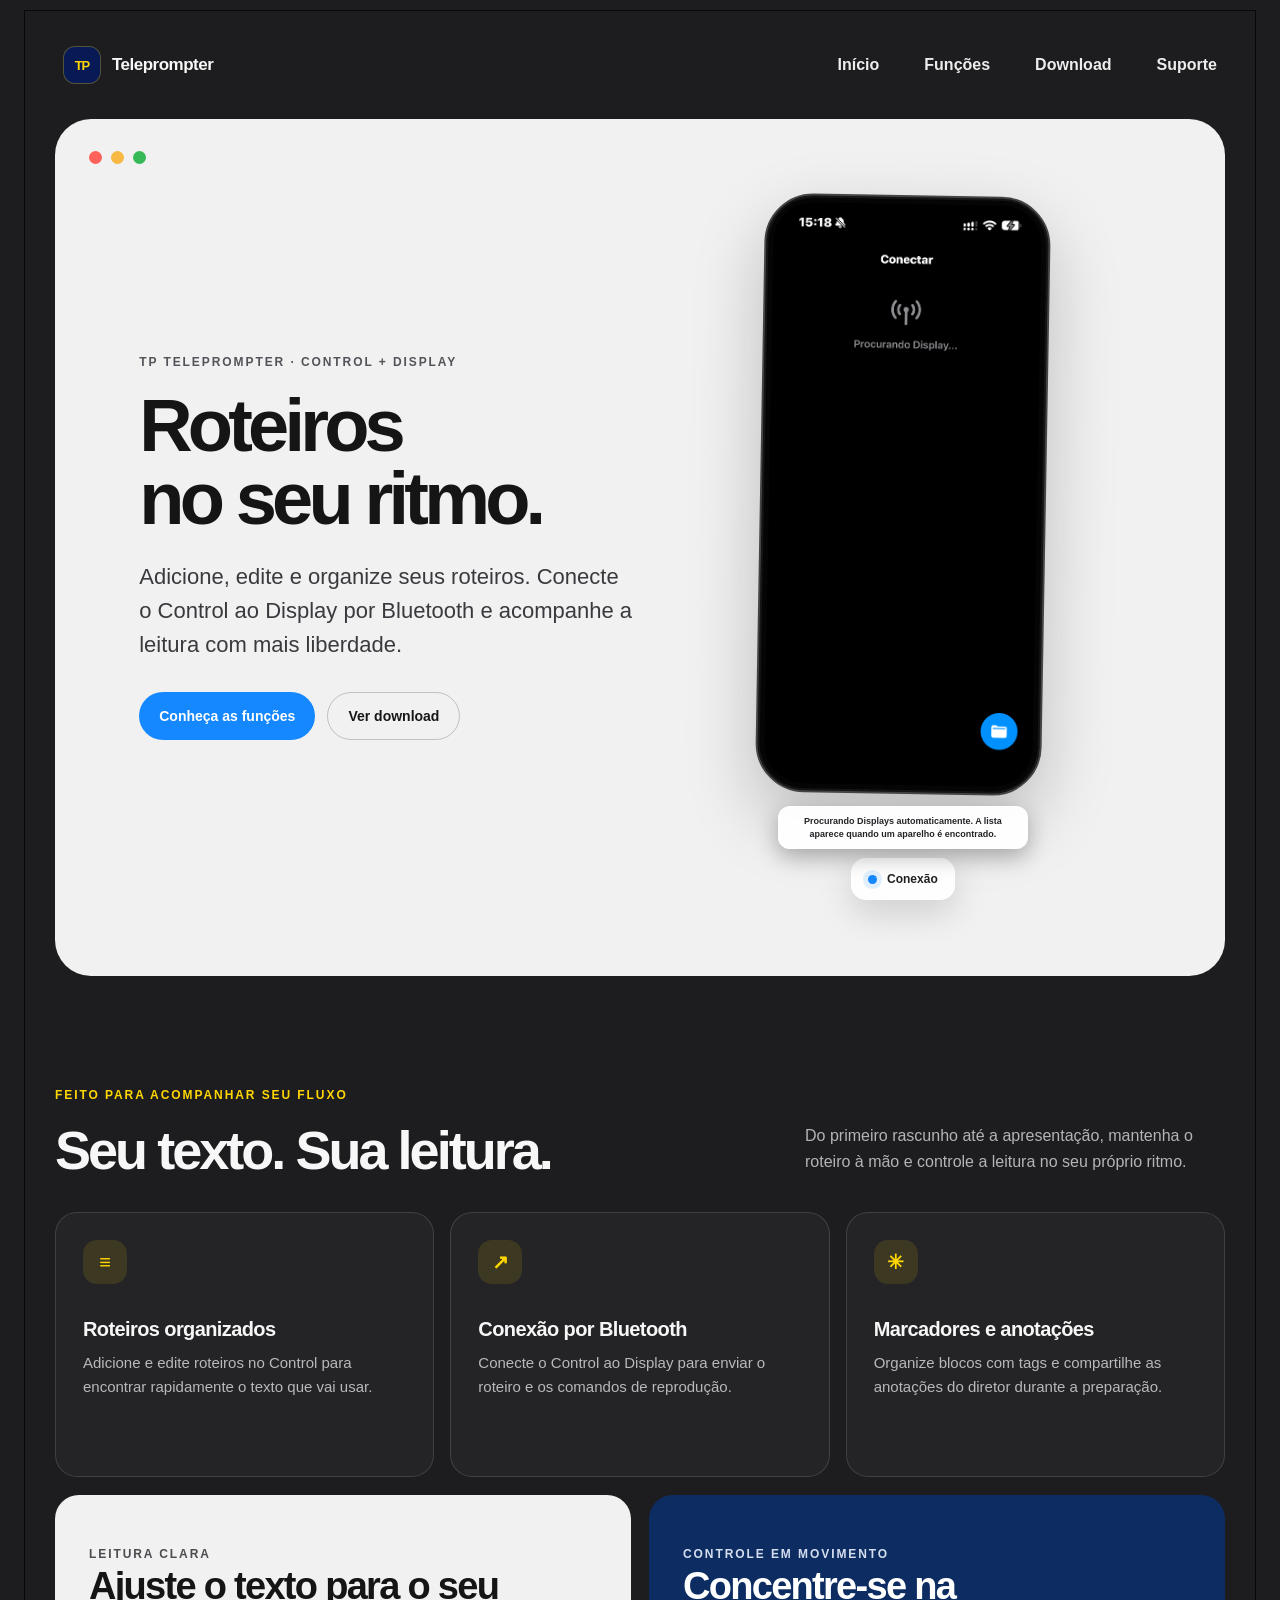
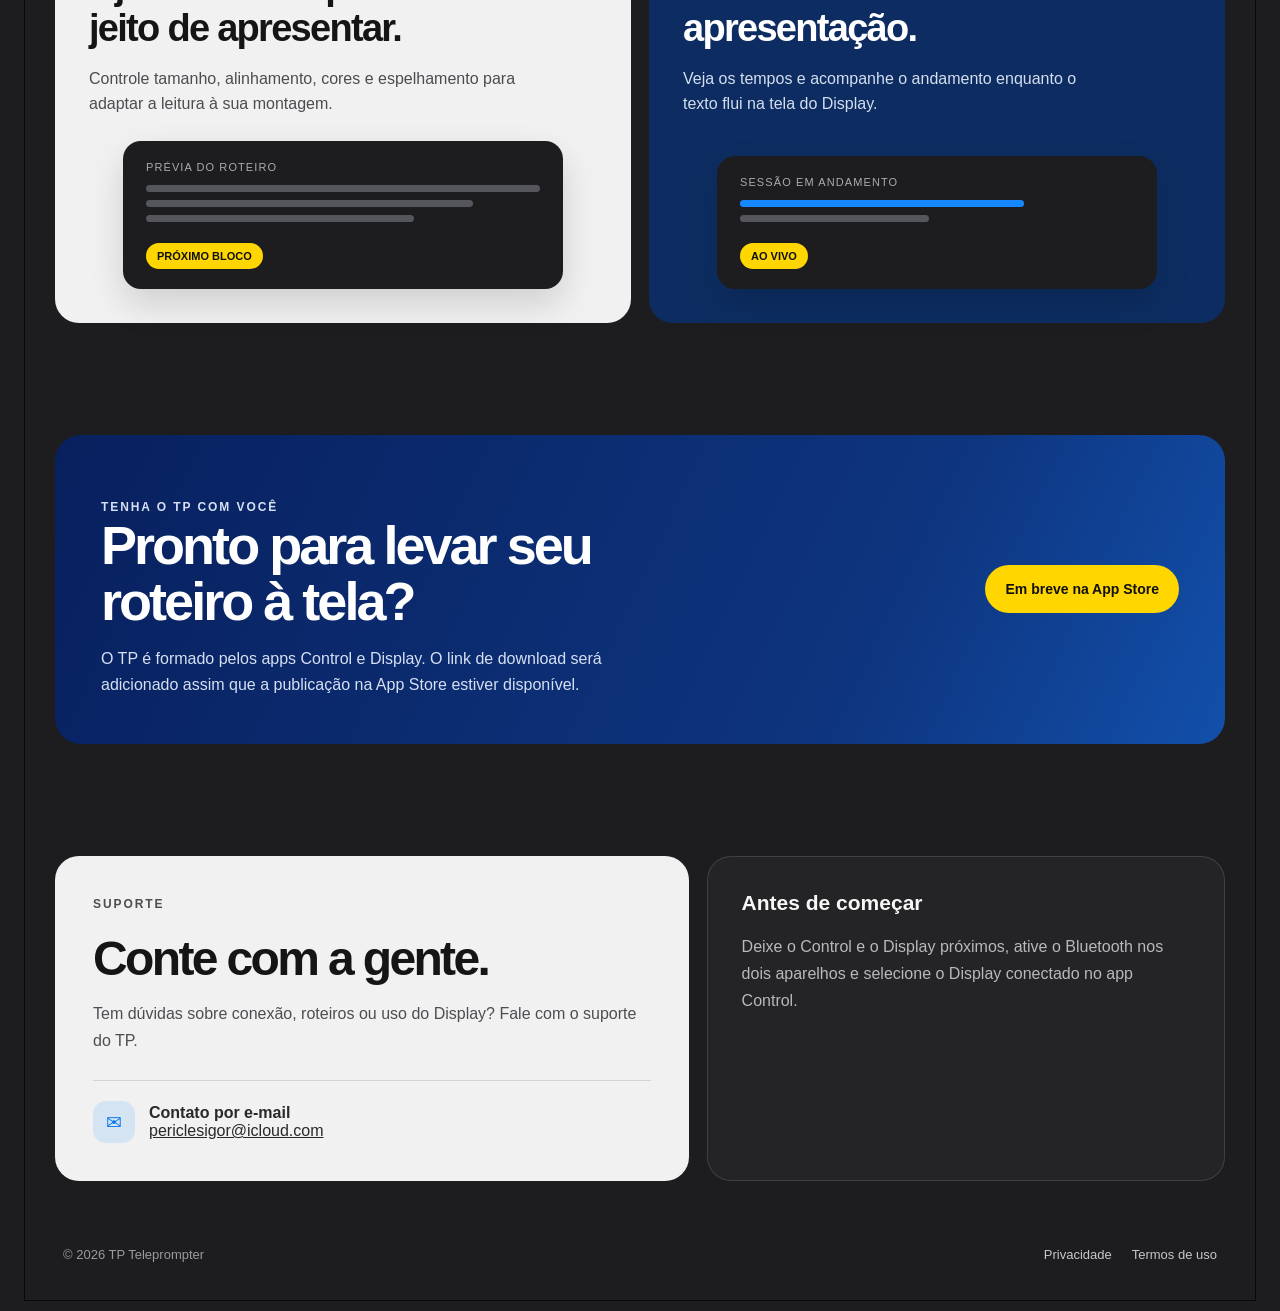
<file: index.html>
<!doctype html>
<html lang="pt-BR">
<head>
  <meta charset="utf-8">
  <meta name="viewport" content="width=device-width, initial-scale=1">
  <meta name="theme-color" content="#1d1d1f">
  <meta name="description" content="Organize seus roteiros e conecte o Control ao Display para uma leitura mais fluida com o TP Teleprompter.">
  <title>TP Teleprompter — Roteiros no seu ritmo</title>
  <link rel="stylesheet" href="styles.css">
</head>
<body>
  <div class="site-shell">
    <header class="site-header">
      <a class="brand" href="#inicio" aria-label="TP Teleprompter — início"><span class="brand-mark">TP</span><span>Teleprompter</span></a>
      <button class="menu-toggle" type="button" aria-expanded="false" aria-controls="site-nav">Menu</button>
      <nav class="site-nav" id="site-nav" aria-label="Navegação principal">
        <a href="#inicio">Início</a><a href="#funcoes">Funções</a><a href="#download">Download</a><a href="#suporte">Suporte</a>
      </nav>
    </header>

    <main>
      <section class="hero" id="inicio" aria-labelledby="hero-title">
        <div class="window-dots" aria-hidden="true"><i></i><i></i><i></i></div>
        <div class="hero-copy">
          <p class="eyebrow">TP Teleprompter · Control + Display</p>
          <h1 id="hero-title">Roteiros<br>no seu ritmo.</h1>
          <p>Adicione, edite e organize seus roteiros. Conecte o Control ao Display por Bluetooth e acompanhe a leitura com mais liberdade.</p>
          <div class="hero-actions"><a class="button button-primary" href="#funcoes">Conheça as funções</a><a class="button button-secondary" href="#download">Ver download</a></div>
        </div>
        <div class="phone-wrap" aria-label="Demonstração interativa do TP Control">
          <div class="phone" aria-label="Demonstração do aplicativo com telas reais">
            <div class="phone-screen">
              <img id="demo-image" class="app-screen-image" src="assets/tela-app-1.png" alt="Tela real do app: procurando um Display para conectar">
              <div id="demo-redactions" class="demo-redactions" aria-label="Controles interativos da demonstração"></div>
              <div id="demo-hotspots" class="demo-hotspots"></div>
            </div>
          </div>
          <div class="demo-hint" id="demo-hint">Toque no botão azul de pastas para começar</div>
          <div class="float-tag" id="demo-caption"><b aria-hidden="true"></b><span>Demonstração interativa</span></div>
        </div>
      </section>

      <section class="section" id="funcoes" aria-labelledby="features-title">
        <div class="section-heading">
          <div><p class="eyebrow">Feito para acompanhar seu fluxo</p><h2 id="features-title">Seu texto. Sua leitura.</h2></div>
          <p>Do primeiro rascunho até a apresentação, mantenha o roteiro à mão e controle a leitura no seu próprio ritmo.</p>
        </div>
        <div class="feature-grid">
          <article class="feature-card"><div class="feature-icon" aria-hidden="true">≡</div><h3>Roteiros organizados</h3><p>Adicione e edite roteiros no Control para encontrar rapidamente o texto que vai usar.</p></article>
          <article class="feature-card"><div class="feature-icon" aria-hidden="true">↗</div><h3>Conexão por Bluetooth</h3><p>Conecte o Control ao Display para enviar o roteiro e os comandos de reprodução.</p></article>
          <article class="feature-card"><div class="feature-icon" aria-hidden="true">✳</div><h3>Marcadores e anotações</h3><p>Organize blocos com tags e compartilhe as anotações do diretor durante a preparação.</p></article>
        </div>
        <div class="showcase">
          <article class="showcase-card"><div><p class="eyebrow">Leitura clara</p><h3>Ajuste o texto para o seu jeito de apresentar.</h3><p>Controle tamanho, alinhamento, cores e espelhamento para adaptar a leitura à sua montagem.</p></div><div class="mini-script" aria-hidden="true"><div class="mini-title">Prévia do roteiro</div><div class="mini-line"></div><div class="mini-line"></div><div class="mini-line"></div><span class="mini-marker">PRÓXIMO BLOCO</span></div></article>
          <article class="showcase-card blue"><div><p class="eyebrow">Controle em movimento</p><h3>Concentre-se na apresentação.</h3><p>Veja os tempos e acompanhe o andamento enquanto o texto flui na tela do Display.</p></div><div class="mini-script" aria-hidden="true"><div class="mini-title">Sessão em andamento</div><div class="mini-line" style="width:72%;background:#1688ff"></div><div class="mini-line" style="width:48%"></div><span class="mini-marker">AO VIVO</span></div></article>
        </div>
      </section>

      <section class="section" id="download" aria-labelledby="download-title">
        <div class="download-panel">
          <div><p class="eyebrow">Tenha o TP com você</p><h2 id="download-title">Pronto para levar seu roteiro à tela?</h2><p>O TP é formado pelos apps Control e Display. O link de download será adicionado assim que a publicação na App Store estiver disponível.</p></div>
          <span class="button" aria-disabled="true">Em breve na App Store</span>
        </div>
      </section>

      <section class="section" id="suporte" aria-labelledby="support-title">
        <div class="support-grid">
          <div class="support-main"><p class="eyebrow">Suporte</p><h2 id="support-title">Conte com a gente.</h2><p>Tem dúvidas sobre conexão, roteiros ou uso do Display? Fale com o suporte do TP.</p><div class="support-contact"><span class="contact-icon" aria-hidden="true">✉</span><span><strong>Contato por e-mail</strong><br><a href="mailto:periclesigor@icloud.com">periclesigor@icloud.com</a></span></div></div>
          <aside class="support-aside"><h3>Antes de começar</h3><p>Deixe o Control e o Display próximos, ative o Bluetooth nos dois aparelhos e selecione o Display conectado no app Control.</p></aside>
        </div>
      </section>
    </main>

    <footer class="site-footer"><span>© <span id="year"></span> TP Teleprompter</span><nav class="footer-links" aria-label="Links legais"><a href="privacidade.html">Privacidade</a><a href="termos.html">Termos de uso</a></nav></footer>
  </div>
  <script src="script.js"></script><script>document.getElementById('year').textContent = new Date().getFullYear();</script>
</body>
</html>
</file>
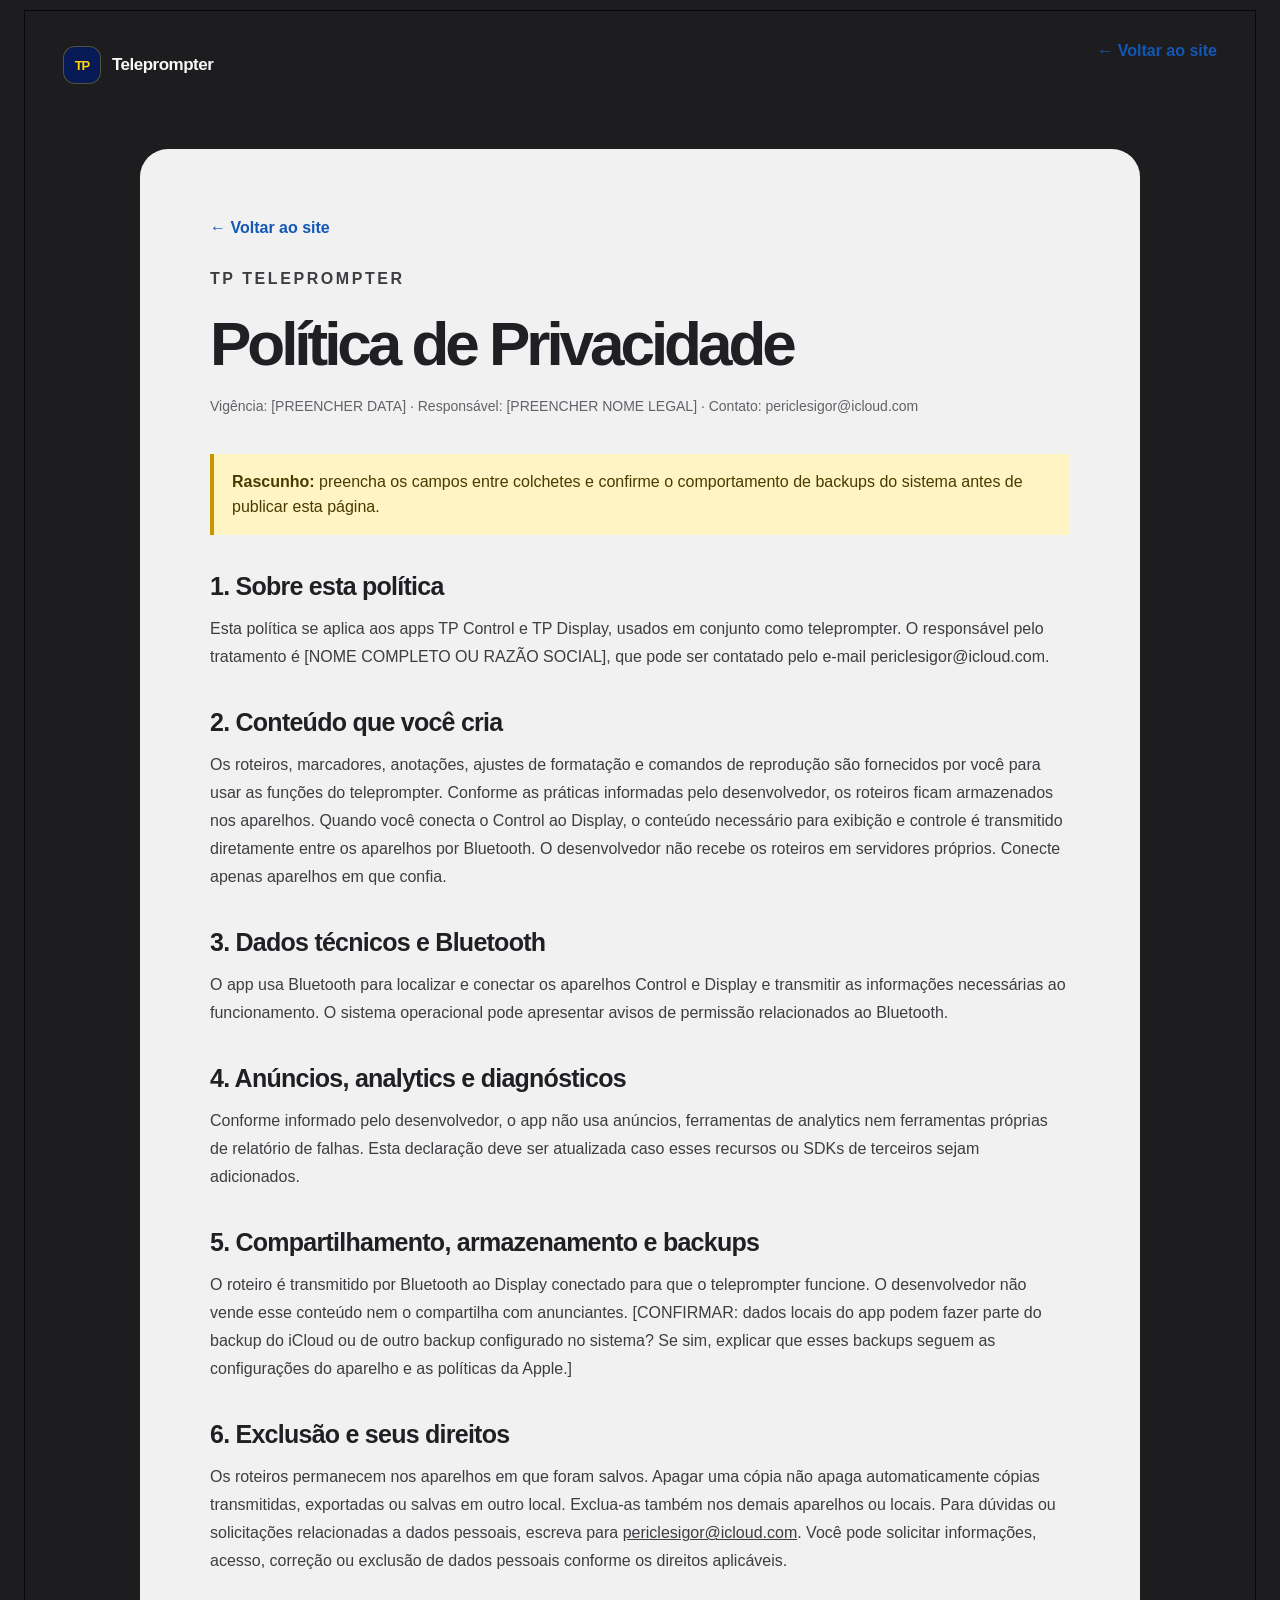
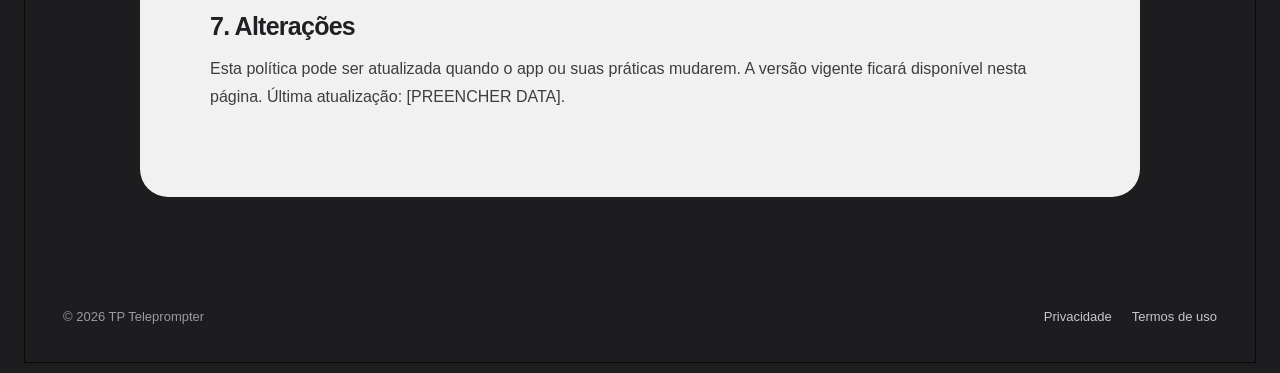
<file: privacidade.html>
<!doctype html>
<html lang="pt-BR"><head><meta charset="utf-8"><meta name="viewport" content="width=device-width, initial-scale=1"><meta name="theme-color" content="#1d1d1f"><title>Política de Privacidade — TP Teleprompter</title><link rel="stylesheet" href="styles.css"></head>
<body><div class="site-shell"><header class="site-header"><a class="brand" href="index.html"><span class="brand-mark">TP</span><span>Teleprompter</span></a><a class="back-link" href="index.html">← Voltar ao site</a></header>
<main class="legal-page"><a class="back-link" href="index.html">← Voltar ao site</a><p class="eyebrow">TP Teleprompter</p><h1>Política de Privacidade</h1><p class="legal-meta">Vigência: [PREENCHER DATA] · Responsável: [PREENCHER NOME LEGAL] · Contato: periclesigor@icloud.com</p><div class="draft-note"><strong>Rascunho:</strong> preencha os campos entre colchetes e confirme o comportamento de backups do sistema antes de publicar esta página.</div>
<h2>1. Sobre esta política</h2><p>Esta política se aplica aos apps TP Control e TP Display, usados em conjunto como teleprompter. O responsável pelo tratamento é [NOME COMPLETO OU RAZÃO SOCIAL], que pode ser contatado pelo e-mail periclesigor@icloud.com.</p>
<h2>2. Conteúdo que você cria</h2><p>Os roteiros, marcadores, anotações, ajustes de formatação e comandos de reprodução são fornecidos por você para usar as funções do teleprompter. Conforme as práticas informadas pelo desenvolvedor, os roteiros ficam armazenados nos aparelhos. Quando você conecta o Control ao Display, o conteúdo necessário para exibição e controle é transmitido diretamente entre os aparelhos por Bluetooth. O desenvolvedor não recebe os roteiros em servidores próprios. Conecte apenas aparelhos em que confia.</p>
<h2>3. Dados técnicos e Bluetooth</h2><p>O app usa Bluetooth para localizar e conectar os aparelhos Control e Display e transmitir as informações necessárias ao funcionamento. O sistema operacional pode apresentar avisos de permissão relacionados ao Bluetooth.</p>
<h2>4. Anúncios, analytics e diagnósticos</h2><p>Conforme informado pelo desenvolvedor, o app não usa anúncios, ferramentas de analytics nem ferramentas próprias de relatório de falhas. Esta declaração deve ser atualizada caso esses recursos ou SDKs de terceiros sejam adicionados.</p>
<h2>5. Compartilhamento, armazenamento e backups</h2><p>O roteiro é transmitido por Bluetooth ao Display conectado para que o teleprompter funcione. O desenvolvedor não vende esse conteúdo nem o compartilha com anunciantes. [CONFIRMAR: dados locais do app podem fazer parte do backup do iCloud ou de outro backup configurado no sistema? Se sim, explicar que esses backups seguem as configurações do aparelho e as políticas da Apple.]</p>
<h2>6. Exclusão e seus direitos</h2><p>Os roteiros permanecem nos aparelhos em que foram salvos. Apagar uma cópia não apaga automaticamente cópias transmitidas, exportadas ou salvas em outro local. Exclua-as também nos demais aparelhos ou locais. Para dúvidas ou solicitações relacionadas a dados pessoais, escreva para <a href="mailto:periclesigor@icloud.com">periclesigor@icloud.com</a>. Você pode solicitar informações, acesso, correção ou exclusão de dados pessoais conforme os direitos aplicáveis.</p>
<h2>7. Alterações</h2><p>Esta política pode ser atualizada quando o app ou suas práticas mudarem. A versão vigente ficará disponível nesta página. Última atualização: [PREENCHER DATA].</p></main><footer class="site-footer"><span>© <span id="year"></span> TP Teleprompter</span><nav class="footer-links"><a href="privacidade.html">Privacidade</a><a href="termos.html">Termos de uso</a></nav></footer></div><script>document.getElementById('year').textContent = new Date().getFullYear();</script></body></html>
</file>
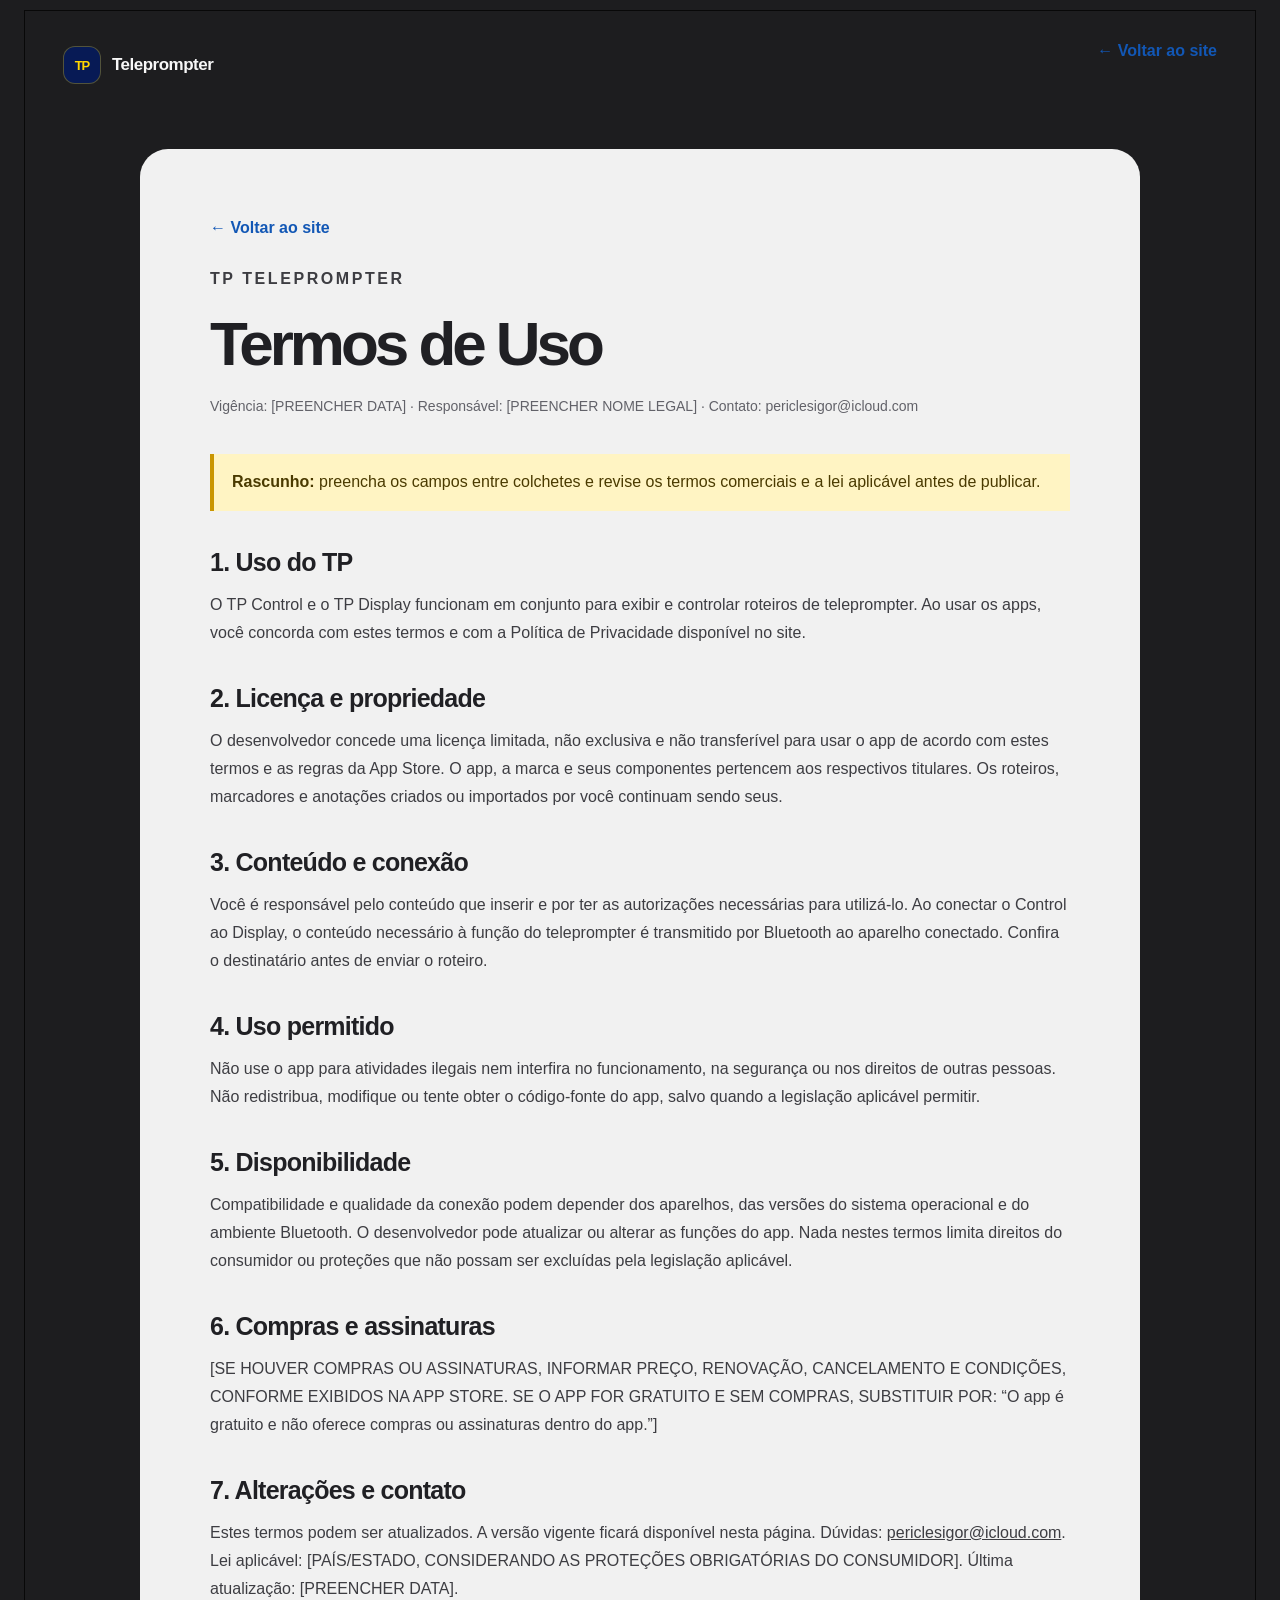
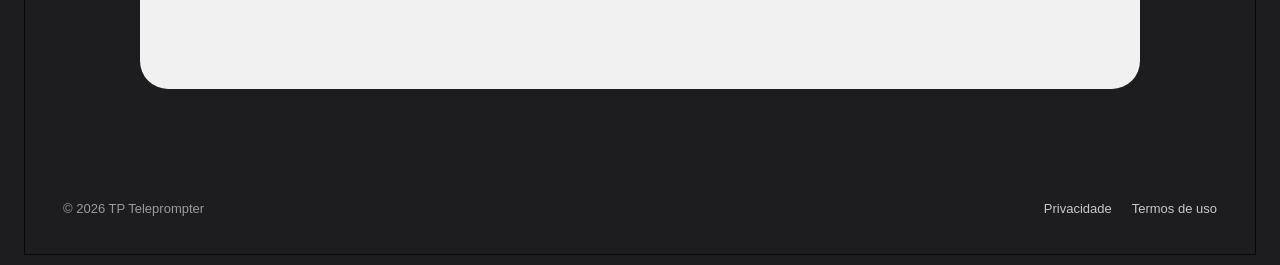
<file: termos.html>
<!doctype html>
<html lang="pt-BR"><head><meta charset="utf-8"><meta name="viewport" content="width=device-width, initial-scale=1"><meta name="theme-color" content="#1d1d1f"><title>Termos de Uso — TP Teleprompter</title><link rel="stylesheet" href="styles.css"></head>
<body><div class="site-shell"><header class="site-header"><a class="brand" href="index.html"><span class="brand-mark">TP</span><span>Teleprompter</span></a><a class="back-link" href="index.html">← Voltar ao site</a></header>
<main class="legal-page"><a class="back-link" href="index.html">← Voltar ao site</a><p class="eyebrow">TP Teleprompter</p><h1>Termos de Uso</h1><p class="legal-meta">Vigência: [PREENCHER DATA] · Responsável: [PREENCHER NOME LEGAL] · Contato: periclesigor@icloud.com</p><div class="draft-note"><strong>Rascunho:</strong> preencha os campos entre colchetes e revise os termos comerciais e a lei aplicável antes de publicar.</div>
<h2>1. Uso do TP</h2><p>O TP Control e o TP Display funcionam em conjunto para exibir e controlar roteiros de teleprompter. Ao usar os apps, você concorda com estes termos e com a Política de Privacidade disponível no site.</p>
<h2>2. Licença e propriedade</h2><p>O desenvolvedor concede uma licença limitada, não exclusiva e não transferível para usar o app de acordo com estes termos e as regras da App Store. O app, a marca e seus componentes pertencem aos respectivos titulares. Os roteiros, marcadores e anotações criados ou importados por você continuam sendo seus.</p>
<h2>3. Conteúdo e conexão</h2><p>Você é responsável pelo conteúdo que inserir e por ter as autorizações necessárias para utilizá-lo. Ao conectar o Control ao Display, o conteúdo necessário à função do teleprompter é transmitido por Bluetooth ao aparelho conectado. Confira o destinatário antes de enviar o roteiro.</p>
<h2>4. Uso permitido</h2><p>Não use o app para atividades ilegais nem interfira no funcionamento, na segurança ou nos direitos de outras pessoas. Não redistribua, modifique ou tente obter o código-fonte do app, salvo quando a legislação aplicável permitir.</p>
<h2>5. Disponibilidade</h2><p>Compatibilidade e qualidade da conexão podem depender dos aparelhos, das versões do sistema operacional e do ambiente Bluetooth. O desenvolvedor pode atualizar ou alterar as funções do app. Nada nestes termos limita direitos do consumidor ou proteções que não possam ser excluídas pela legislação aplicável.</p>
<h2>6. Compras e assinaturas</h2><p>[SE HOUVER COMPRAS OU ASSINATURAS, INFORMAR PREÇO, RENOVAÇÃO, CANCELAMENTO E CONDIÇÕES, CONFORME EXIBIDOS NA APP STORE. SE O APP FOR GRATUITO E SEM COMPRAS, SUBSTITUIR POR: “O app é gratuito e não oferece compras ou assinaturas dentro do app.”]</p>
<h2>7. Alterações e contato</h2><p>Estes termos podem ser atualizados. A versão vigente ficará disponível nesta página. Dúvidas: <a href="mailto:periclesigor@icloud.com">periclesigor@icloud.com</a>. Lei aplicável: [PAÍS/ESTADO, CONSIDERANDO AS PROTEÇÕES OBRIGATÓRIAS DO CONSUMIDOR]. Última atualização: [PREENCHER DATA].</p></main><footer class="site-footer"><span>© <span id="year"></span> TP Teleprompter</span><nav class="footer-links"><a href="privacidade.html">Privacidade</a><a href="termos.html">Termos de uso</a></nav></footer></div><script>document.getElementById('year').textContent = new Date().getFullYear();</script></body></html>
</file>
<file: styles.css>
:root {
  color-scheme: dark;
  --page: #1d1d1f;
  --surface: #f1f1f1;
  --surface-2: #e8e8e8;
  --ink: #151515;
  --white: #f7f7f7;
  --muted: #a7a7ad;
  --blue: #1688ff;
  --yellow: #ffd600;
  --line: rgba(255,255,255,.13);
  --max: 1300px;
}
* { box-sizing: border-box; }
html { scroll-behavior: smooth; }
body { margin: 0; background: var(--page); color: var(--white); font-family: Inter, -apple-system, BlinkMacSystemFont, "Segoe UI", sans-serif; }
a { color: inherit; }
button, a { -webkit-tap-highlight-color: transparent; }
.site-shell { width: min(100% - 48px, 1600px); margin: 10px auto; border: 1px solid #080808; min-height: calc(100vh - 20px); overflow: hidden; background: var(--page); }
.site-header { max-width: var(--max); margin: 0 auto; height: 108px; padding: 0 38px; display: flex; align-items: center; justify-content: space-between; }
.brand { display: inline-flex; align-items: center; gap: 11px; text-decoration: none; font-size: 17px; font-weight: 750; letter-spacing: -.03em; }
.brand-mark { display: grid; place-items: center; width: 38px; height: 38px; border-radius: 12px; color: var(--yellow); background: #071a55; font-size: 13px; font-weight: 900; letter-spacing: -.08em; border: 1px solid rgba(255,214,0,.3); }
.site-nav { display: flex; align-items: center; gap: clamp(22px, 4vw, 45px); }
.site-nav a { text-decoration: none; color: #ededed; font-size: 16px; font-weight: 650; transition: color .2s ease; }
.site-nav a:hover, .site-nav a:focus-visible { color: var(--yellow); }
.menu-toggle { display: none; color: white; background: transparent; border: 1px solid var(--line); border-radius: 12px; padding: 10px 13px; font: inherit; }
main { max-width: var(--max); margin: 0 auto; padding: 0 30px 34px; }
.hero { position: relative; min-height: 620px; border-radius: 36px; background: var(--surface); color: var(--ink); display: grid; grid-template-columns: 1.05fr .95fr; align-items: center; overflow: hidden; padding: 76px 7.2%; }
.window-dots { position: absolute; left: 34px; top: 32px; display: flex; gap: 9px; }
.window-dots i { display: block; width: 13px; height: 13px; border-radius: 50%; background: #ff625a; }
.window-dots i:nth-child(2) { background: #f7b944; }
.window-dots i:nth-child(3) { background: #37b957; }
.hero-copy { position: relative; z-index: 2; max-width: 580px; padding-right: 32px; }
.eyebrow { margin: 0 0 20px; color: #53545a; font-size: 12px; font-weight: 800; letter-spacing: .16em; text-transform: uppercase; }
h1 { margin: 0; font-size: clamp(42px, 6.5vw, 74px); line-height: .99; letter-spacing: -.065em; font-weight: 760; }
.hero-copy > p:not(.eyebrow) { max-width: 530px; margin: 24px 0 0; color: #393a3e; font-size: clamp(18px, 2vw, 22px); line-height: 1.55; }
.hero-actions { display: flex; align-items: center; flex-wrap: wrap; gap: 12px; margin-top: 30px; }
.button { display: inline-flex; min-height: 48px; align-items: center; justify-content: center; border-radius: 999px; padding: 0 20px; text-decoration: none; font-size: 14px; font-weight: 750; transition: transform .2s, background .2s; }
.button:hover { transform: translateY(-2px); }
.button-primary { background: var(--blue); color: white; }
.button-primary:hover { background: #0878ec; }
.button-secondary { color: #171717; border: 1px solid rgba(0,0,0,.2); }
.button-secondary:hover { background: rgba(0,0,0,.05); }
.phone-wrap { position: relative; display: flex; justify-content: center; align-items: center; min-width: 0; }
.phone { width: clamp(210px, 22vw, 270px); padding: 7px; border: 2px solid #444; border-radius: 48px; background: #050505; box-shadow: 0 28px 70px rgba(0,0,0,.22), inset 0 0 0 2px #151515; transform: rotate(2deg); }
.phone img { width: 100%; height: auto; display: block; border-radius: 40px; }
.float-tag { position: absolute; left: -5%; bottom: 12%; display: flex; align-items: center; gap: 10px; padding: 13px 16px; border: 1px solid rgba(255,255,255,.55); border-radius: 15px; color: #202024; background: rgba(255,255,255,.92); box-shadow: 0 12px 34px rgba(0,0,0,.15); font-size: 12px; font-weight: 750; }
.float-tag b { width: 9px; height: 9px; border-radius: 50%; background: var(--blue); box-shadow: 0 0 0 5px rgba(22,136,255,.12); }
.section { padding: 112px 0 0; scroll-margin-top: 30px; }
.section-heading { display: flex; align-items: end; justify-content: space-between; gap: 28px; margin-bottom: 34px; }
.section-heading .eyebrow { color: var(--yellow); }
h2 { margin: 0; font-size: clamp(34px, 5vw, 54px); line-height: 1.04; letter-spacing: -.055em; }
.section-heading > p { max-width: 420px; margin: 0 0 4px; color: #b4b4b8; line-height: 1.6; }
.feature-grid { display: grid; grid-template-columns: repeat(3, 1fr); gap: 16px; }
.feature-card { min-height: 265px; padding: 27px; border: 1px solid var(--line); border-radius: 22px; background: #242426; }
.feature-icon { display: grid; place-items: center; width: 44px; height: 44px; margin-bottom: 34px; border-radius: 14px; color: var(--yellow); background: rgba(255,214,0,.11); font-size: 20px; font-weight: 800; }
.feature-card h3 { margin: 0 0 10px; font-size: 20px; letter-spacing: -.03em; }
.feature-card p { max-width: 350px; margin: 0; color: #b8b8bd; line-height: 1.6; font-size: 15px; }
.showcase { display: grid; grid-template-columns: 1fr 1fr; gap: 18px; margin-top: 18px; }
.showcase-card { min-height: 300px; padding: 34px; border-radius: 24px; color: var(--ink); background: var(--surface); display: flex; flex-direction: column; justify-content: space-between; }
.showcase-card.blue { color: white; background: #0d2d62; }
.showcase-card h3 { max-width: 440px; margin: 0; font-size: clamp(27px, 4vw, 38px); line-height: 1.12; letter-spacing: -.045em; }
.showcase-card p { max-width: 430px; margin: 16px 0 0; color: #4c4c51; line-height: 1.6; }
.showcase-card.blue p { color: #d5deef; }
.mini-script { width: min(100%, 440px); margin: 24px auto 0; padding: 20px 23px; border-radius: 18px; background: #1d1d1f; color: white; box-shadow: 0 15px 35px rgba(0,0,0,.14); }
.mini-script .mini-title { margin-bottom: 12px; color: #aaaab0; font-size: 11px; text-transform: uppercase; letter-spacing: .1em; }
.mini-script .mini-line { height: 7px; margin: 8px 0; border-radius: 5px; background: #55565b; }
.mini-script .mini-line:nth-child(3) { width: 83%; }
.mini-script .mini-line:nth-child(4) { width: 68%; }
.mini-script .mini-marker { display: inline-block; margin-top: 13px; padding: 7px 11px; border-radius: 999px; color: #101010; background: var(--yellow); font-size: 11px; font-weight: 800; }
.download-panel { display: grid; grid-template-columns: 1fr auto; gap: 24px; align-items: center; padding: 46px; border-radius: 26px; color: white; background: linear-gradient(115deg, #08205e, #0e357f 70%, #1250ab); overflow: hidden; }
.download-panel h2 { max-width: 620px; }
.download-panel p { max-width: 560px; margin: 17px 0 0; color: #d6e0f2; line-height: 1.6; }
.download-panel .button { color: #101010; background: var(--yellow); white-space: nowrap; }
.download-panel .button:hover { background: #ffe34d; }
.support-grid { display: grid; grid-template-columns: 1.1fr .9fr; gap: 18px; }
.support-main { padding: 38px; border-radius: 24px; color: var(--ink); background: var(--surface); }
.support-main h2 { font-size: clamp(34px, 4vw, 48px); }
.support-main p { max-width: 600px; color: #4d4d52; line-height: 1.7; }
.support-contact { display: flex; align-items: center; gap: 14px; margin-top: 26px; padding-top: 20px; border-top: 1px solid rgba(0,0,0,.12); color: #29292c; }
.contact-icon { display: grid; place-items: center; width: 42px; height: 42px; border-radius: 13px; background: rgba(22,136,255,.13); color: #0878ec; font-size: 19px; }
.support-aside { padding: 34px; border: 1px solid var(--line); border-radius: 24px; background: #242426; }
.support-aside h3 { margin: 0 0 18px; font-size: 21px; }
.support-aside p { margin: 0; color: #b8b8bd; line-height: 1.7; }
.support-aside a { color: var(--yellow); }
.site-footer { max-width: var(--max); margin: 0 auto; padding: 32px 38px 38px; display: flex; justify-content: space-between; align-items: center; gap: 22px; color: #9a9a9f; font-size: 13px; }
.footer-links { display: flex; gap: 20px; flex-wrap: wrap; }
.footer-links a { color: #c7c7cb; text-decoration: none; }
.footer-links a:hover { color: var(--yellow); }
.legal-page { width: min(100% - 48px, 1000px); margin: 30px auto 80px; padding: clamp(28px, 6vw, 70px); border-radius: 28px; background: var(--surface); color: #202024; }
.legal-page h1 { font-size: clamp(38px, 6vw, 62px); }
.legal-page h2 { margin-top: 38px; font-size: 25px; letter-spacing: -.03em; }
.legal-page p, .legal-page li { color: #3d3d42; font-size: 16px; line-height: 1.75; }
.legal-page .legal-meta { margin: 20px 0 35px; color: #626269; font-size: 14px; }
.draft-note { margin: 22px 0; padding: 16px 18px; border-left: 4px solid #c99500; background: #fff4c3; color: #4a3a00; line-height: 1.55; }
.back-link { display: inline-flex; margin-bottom: 28px; color: #1257b5; font-weight: 700; text-decoration: none; }
@media (max-width: 900px) {
  .hero { min-height: 560px; padding: 70px 6%; grid-template-columns: 1fr .8fr; }
  .float-tag { left: -10%; bottom: 8%; }
  .feature-grid { grid-template-columns: 1fr 1fr; }
  .feature-card:last-child { grid-column: 1 / -1; min-height: 220px; }
}
@media (max-width: 680px) {
  .site-shell { width: 100%; margin: 0; border: 0; min-height: 100vh; }
  .site-header { height: 76px; padding: 0 20px; }
  .brand { font-size: 15px; }
  .brand-mark { width: 34px; height: 34px; }
  .menu-toggle { display: inline-flex; }
  .site-nav { display: none; position: absolute; z-index: 5; top: 66px; left: 16px; right: 16px; padding: 14px; flex-direction: column; align-items: stretch; gap: 0; border: 1px solid var(--line); border-radius: 18px; background: #242426; box-shadow: 0 20px 50px rgba(0,0,0,.35); }
  .site-nav.is-open { display: flex; }
  .site-nav a { padding: 14px 12px; border-radius: 10px; }
  .site-nav a:hover { background: rgba(255,255,255,.06); }
  main { padding: 0 14px 24px; }
  .hero { min-height: 0; border-radius: 26px; padding: 62px 25px 30px; grid-template-columns: 1fr; text-align: left; }
  .window-dots { top: 23px; left: 24px; }
  .window-dots i { width: 10px; height: 10px; }
  .hero-copy { padding: 0; }
  h1 { font-size: clamp(43px, 13vw, 65px); }
  .hero-copy > p:not(.eyebrow) { font-size: 17px; margin-top: 17px; }
  .hero-actions { margin-top: 22px; }
  .button { min-height: 45px; padding: 0 16px; font-size: 13px; }
  .phone-wrap { margin-top: 34px; }
  .phone { width: min(65vw, 245px); border-radius: 38px; padding: 6px; }
  .phone img { border-radius: 31px; }
  .float-tag { left: 0; bottom: 8%; padding: 11px 13px; font-size: 11px; }
  .section { padding-top: 76px; }
  .section-heading { display: block; margin-bottom: 24px; }
  .section-heading > p { margin-top: 16px; }
  h2 { font-size: clamp(34px, 10vw, 48px); }
  .feature-grid, .showcase, .support-grid { grid-template-columns: 1fr; }
  .feature-card, .feature-card:last-child { min-height: 0; grid-column: auto; padding: 24px; }
  .feature-icon { margin-bottom: 22px; }
  .showcase-card { min-height: 270px; padding: 27px; }
  .download-panel { grid-template-columns: 1fr; padding: 30px 25px; }
  .download-panel .button { justify-self: start; }
  .support-main, .support-aside { padding: 27px; }
  .site-footer { padding: 26px 20px 34px; display: block; line-height: 1.6; }
  .footer-links { margin-top: 14px; }
  .legal-page { width: calc(100% - 28px); margin: 14px auto 32px; padding: 28px 22px; border-radius: 22px; }
  .legal-page p, .legal-page li { font-size: 15px; }
}
@media (prefers-reduced-motion: reduce) {
  html { scroll-behavior: auto; }
  *, *::before, *::after { transition-duration: .01ms !important; animation-duration: .01ms !important; animation-iteration-count: 1 !important; }
}

/* Interactive phone demo */
.phone { width: clamp(244px, 23vw, 290px); padding: 8px; border-radius: 49px; transform: rotate(1deg); }
.phone-screen { position: relative; min-height: 490px; overflow: hidden; border-radius: 39px; padding: 12px 13px 24px; background: #050505; color: #f7f7f7; }
.phone-island { position: absolute; z-index: 2; top: 7px; left: 50%; width: 76px; height: 19px; transform: translateX(-50%); border-radius: 999px; background: #000; }
.phone-status { display: flex; justify-content: space-between; align-items: center; padding: 2px 8px 0; height: 20px; font-size: 9px; font-weight: 700; }
.demo-appbar { position: relative; display: flex; justify-content: center; align-items: center; gap: 7px; height: 42px; border-bottom: 1px solid #202024; font-size: 11px; font-weight: 750; }
.demo-brand { display: grid; place-items: center; width: 19px; height: 19px; border-radius: 6px; background: #071a55; color: var(--yellow); font-size: 8px; font-weight: 900; }
.demo-help { position: absolute; right: 1px; width: 23px; height: 23px; border: 1px solid #4c4c52; border-radius: 50%; background: #17171a; color: white; font-weight: 700; cursor: pointer; }
.demo-screen { min-height: 365px; padding-top: 20px; }
.demo-title { text-align: center; font-size: 13px; font-weight: 750; }
.connection-graphic { display: grid; place-items: center; width: 58px; height: 58px; margin: 15px auto 7px; border: 1px solid #34343a; border-radius: 50%; color: #a7a7ad; font-size: 31px; transform: rotate(90deg); }
.demo-muted { margin: 0 0 22px; text-align: center; color: #9999a0; font-size: 9px; }
.demo-device { display: flex; align-items: center; gap: 8px; padding: 11px 8px; border: 1px solid #303036; border-radius: 12px; background: #111114; }
.device-icon { color: #1688ff; font-size: 17px; }
.demo-device span:nth-child(2), .script-card span:nth-child(2) { display: grid; flex: 1; gap: 4px; min-width: 0; }
.demo-device strong, .script-card strong { overflow: hidden; color: #f4f4f4; font-size: 9px; text-overflow: ellipsis; white-space: nowrap; }
.demo-device small, .script-card small { color: #9999a0; font-size: 8px; }
.demo-button { padding: 7px 8px; border: 0; border-radius: 8px; background: #1688ff; color: white; font-size: 8px; font-weight: 750; cursor: pointer; }
.demo-footnote { margin: 13px 2px; color: #77777e; font-size: 8px; line-height: 1.45; }
.demo-hint { min-height: 26px; margin-top: 4px; color: #a5a5aa; text-align: center; font-size: 8px; line-height: 1.4; }
.phone-home { position: absolute; bottom: 8px; left: 50%; width: 72px; height: 3px; transform: translateX(-50%); border-radius: 99px; background: #f4f4f4; }
.demo-title-row { display: flex; align-items: center; justify-content: space-between; padding: 0 2px 18px; }
.demo-title-row div { display: grid; gap: 4px; }
.demo-title-row small { color: #9999a0; font-size: 8px; }
.demo-title-row strong { font-size: 10px; }
.online-dot { display: inline-block; width: 8px; height: 8px; border-radius: 50%; background: #32d15b; box-shadow: 0 0 0 4px rgba(50,209,91,.12); }
.demo-section-label { margin: 4px 0 8px; color: #a9a9af; font-size: 8px; font-weight: 700; text-transform: uppercase; letter-spacing: .1em; }
.script-card { display: flex; width: 100%; align-items: center; gap: 9px; margin-bottom: 8px; padding: 11px 9px; border: 1px solid #303036; border-radius: 12px; background: #131316; color: white; text-align: left; cursor: pointer; }
.script-card:hover, .demo-device:hover { border-color: #1688ff; }
.script-file { color: #1688ff; font-size: 16px; }
.chevron { color: #929299; font-size: 17px; }
.demo-tip { margin-top: 14px; padding: 10px; border-radius: 10px; background: #101d35; color: #b8d4ff; font-size: 8px; line-height: 1.5; }
.player-top { display: flex; align-items: center; justify-content: space-between; gap: 5px; font-size: 8px; font-weight: 700; }
.back-button, .more-button { width: 25px; height: 25px; border: 1px solid #303036; border-radius: 8px; background: #151519; color: white; font-size: 16px; cursor: pointer; }
.player-status { display: flex; align-items: center; gap: 7px; margin: 13px 0 10px; color: #aaaab0; font-size: 8px; }
.player-status .online-dot { width: 6px; height: 6px; }
.script-reading { height: 142px; overflow: auto; padding: 11px; border: 1px solid #2e2e33; border-radius: 11px; background: #111114; scrollbar-width: thin; }
.script-reading p { margin: 0 0 11px; color: #f0f0f2; font-size: 10px; line-height: 1.55; }
.script-reading p:first-child { color: #73b4ff; font-weight: 750; }
.player-controls { margin-top: 12px; }
.speed-row { display: flex; align-items: center; justify-content: space-between; margin-bottom: 9px; color: #bbbcc2; font-size: 8px; }
.speed-row strong { color: white; }
.speed-row button { width: 25px; height: 25px; border: 1px solid #36363c; border-radius: 8px; background: #16161a; color: white; font-size: 14px; cursor: pointer; }
.play-button { width: 100%; padding: 10px; border: 0; border-radius: 10px; background: #1688ff; color: white; font-size: 9px; font-weight: 750; cursor: pointer; }
.progress-track { height: 4px; margin-top: 12px; overflow: hidden; border-radius: 99px; background: #39393f; }
.progress-track span { display: block; height: 100%; border-radius: inherit; background: #1688ff; transition: width .3s; }
.progress-meta { display: flex; justify-content: space-between; margin-top: 6px; color: #929299; font-size: 7px; }
.marker-note { margin-top: 7px; color: #ffd600; font-size: 8px; }
@media (max-width: 900px) {
  .phone { width: clamp(235px, 28vw, 270px); }
}
@media (max-width: 680px) {
  .phone { width: min(72vw, 275px); padding: 7px; border-radius: 44px; }
  .phone-screen { min-height: 485px; border-radius: 36px; }
  .demo-screen { min-height: 360px; }
  .float-tag { left: -7px; }
}

/* Real app screenshots inside the guided phone walkthrough */
.phone { width: clamp(235px, 23vw, 286px); padding: 7px; transform: rotate(1deg); }
.phone-screen { position: relative; min-height: 0; aspect-ratio: 1179 / 2556; overflow: hidden; padding: 0; border-radius: 39px; background: #000; }
.app-screen-image { position: absolute; inset: 0; display: block; width: 100%; height: 100%; object-fit: fill; }
.demo-hotspots, .demo-redactions { position: absolute; inset: 0; }
.demo-redactions { pointer-events: none; }
.demo-hotspot { position: absolute; z-index: 2; padding: 0; border: 1px solid transparent; border-radius: 13px; background: transparent; cursor: pointer; transition: background .18s, border-color .18s, box-shadow .18s; }
.demo-hotspot:hover, .demo-hotspot:focus-visible { border-color: rgba(22,136,255,.95); background: rgba(22,136,255,.18); box-shadow: 0 0 0 2px rgba(22,136,255,.35); outline: none; }
.demo-hotspot.hotspot-ready { border-color: rgba(22,136,255,.75); background: rgba(22,136,255,.18); animation: hotspot-pulse 1.3s ease-in-out infinite alternate; }
@keyframes hotspot-pulse { to { box-shadow: 0 0 0 5px rgba(22,136,255,.24); } }
.demo-hint { position: absolute; z-index: 4; right: -9%; bottom: 4%; width: min(72%, 195px); min-height: auto; margin: 0; padding: 8px 10px; border: 1px solid rgba(255,255,255,.16); border-radius: 12px; color: #242428; background: rgba(255,255,255,.95); box-shadow: 0 8px 22px rgba(0,0,0,.28); font-size: 9px; font-weight: 700; line-height: 1.4; text-align: left; }
.phone-home { display: none; }
.redact { position: absolute; z-index: 1; overflow: hidden; color: white; background: #1c1c1e; }
.redact.library { left: 5%; top: 17.6%; width: 90%; height: 8.4%; padding: 2.2% 4%; border-radius: 9vw; display: flex; flex-direction: column; justify-content: center; gap: 4%; }
.redact.library strong { font-size: clamp(8px, 1.1vw, 13px); }
.redact.library small { color: #a4a4aa; font-size: clamp(6px, .8vw, 9px); font-weight: 700; }
.redact.reading { left: 21%; top: 27.2%; width: 75%; height: 45.8%; padding: 7% 4% 4%; display: flex; flex-direction: column; justify-content: center; gap: 5%; text-align: center; }
.redact.reading strong { font-size: clamp(11px, 1.65vw, 19px); line-height: 1.2; }
.redact.reading p { margin: 0; font-size: clamp(8px, 1.05vw, 12px); line-height: 1.5; }
.reading-rule { display: block; height: 2px; width: 100%; background: #ffd600; }
.redact.reading-title { left: 15%; top: 7.5%; width: 57%; height: 5%; padding: 1%; background: #000; font-size: clamp(7px, 1vw, 11px); font-weight: 800; text-align: center; }
.redact.tags { left: 5%; top: 19.5%; width: 90%; padding: 1% 5%; border-radius: 8vw; }
.redact.tags span { display: flex; align-items: center; height: 8.2%; min-height: 38px; border-bottom: 1px solid #48484b; color: #1688ff; font-size: clamp(9px, 1.25vw, 14px); font-weight: 700; }
.redact.editor-title { left: 8%; top: 18.8%; width: 84%; height: 7.5%; padding: 2% 4%; border-radius: 16px 16px 0 0; font-size: clamp(10px, 1.35vw, 16px); }
.redact.editor-copy { left: 8%; top: 26.3%; width: 84%; height: 39%; padding: 3% 4%; font-size: clamp(9px, 1.15vw, 13px); line-height: 1.55; }
.redact.editor-copy strong { color: white; }
.redact.editor-copy p { margin: 3% 0; }
.redact.editor-tags { left: 8%; top: 81%; width: 84%; height: 9%; padding: 2% 4%; display: flex; align-items: center; justify-content: space-between; gap: 3%; background: #2c2c2e; font-size: clamp(7px, .9vw, 10px); }
@media (max-width: 900px) {
  .phone { width: clamp(220px, 27vw, 260px); }
  .demo-hint { right: -4%; width: 75%; }
}
@media (max-width: 680px) {
  .phone { width: min(67vw, 255px); }
  .phone-screen { border-radius: 34px; }
  .demo-hint { right: -7%; bottom: 3%; width: 76%; font-size: 8px; }
  .redact.library strong { font-size: 10px; }
  .redact.library small { font-size: 7px; }
  .redact.reading strong { font-size: 14px; }
  .redact.reading p { font-size: 9px; }
}
.demo-hotspot.hotspot-play { border-radius: 24px; }
.redact.play-demo { left: 5%; top: 82%; width: 90%; height: 14%; display: flex; flex-direction: column; align-items: center; justify-content: center; gap: 5%; border: 1px solid #48484d; border-radius: 20px; background: #050505; }
.demo-play-label { color: white; font-size: clamp(11px, 1.6vw, 18px); }
.demo-progress { width: 72%; height: 3px; overflow: hidden; border-radius: 9px; background: #35353a; }
.demo-progress-fill { display: block; width: 0; height: 100%; background: #1688ff; transition: width .4s linear; }
.redact.play-demo small { color: #8f8f96; font-size: clamp(5px, .65vw, 8px); letter-spacing: .08em; }
.redact.editor-tags { top: 70%; height: 22%; flex-direction: column; align-items: stretch; justify-content: space-around; font-size: clamp(8px, 1vw, 11px); }
.redact.editor-tags strong { display: flex; align-items: center; flex: 1; border-bottom: 1px solid #48484b; }
.phone-wrap { flex-direction: column; }
.demo-hint { position: relative; inset: auto; width: max-content; max-width: min(100%, 250px); min-height: 0; margin: 12px auto 0; padding: 8px 11px; text-align: center; }
@media (max-width: 680px) {
  .demo-hint { position: relative; inset: auto; width: max-content; max-width: min(100%, 240px); margin: 11px auto 0; }
}

/* Keep each transparent touch target independent from the screenshot and text overlays. */
.demo-hotspots { pointer-events: none; }
.demo-hotspot { pointer-events: auto; }
.demo-hotspot.hotspot-active { border-color: rgba(22,136,255,.95); background: rgba(22,136,255,.28); box-shadow: 0 0 0 2px rgba(22,136,255,.3); }
.redact[contenteditable="true"] { z-index: 3; pointer-events: auto; outline: none; }
.redact[contenteditable="true"]:focus { box-shadow: inset 0 0 0 2px #1688ff; }
.redact.reading-mode { left: 4%; top: 20%; width: 92%; height: 6.5%; display: grid; grid-template-columns: 1fr 1.2fr 1fr .65fr; align-items: center; gap: 2%; padding: 1% 2%; border-radius: 9vw; background: #1c1c1e; color: white; font-size: clamp(6px, .85vw, 10px); font-weight: 700; text-align: center; }
.redact.reading-mode .speed-readout { white-space: nowrap; }
.redact.reading-mode small { color: #a0a0a5; font-size: clamp(5px, .65vw, 8px); }
.reader-mode-auto, .reader-mode-manual { padding: 5% 1%; border-radius: 99px; color: #eee; white-space: nowrap; }
.reader-mode-auto.is-selected, .reader-mode-manual.is-selected { background: #5a5a60; }
.redact.reading strong { font-size: var(--reader-font, 14px); }
.redact.reading p { font-size: calc(var(--reader-font, 14px) * .68); }
.redact.tags { height: 24.5%; }
.redact.tags span { height: 30%; min-height: 0; gap: 6%; }
.redact.tags i, .redact.editor-tags i { display: inline-block; flex: none; width: clamp(8px, 1.2vw, 14px); height: clamp(8px, 1.2vw, 14px); border-radius: 50%; }
.redact.editor-tags { top: 70%; height: 22%; flex-direction: column; align-items: stretch; justify-content: space-around; font-size: clamp(7px, .9vw, 10px); }
.redact.editor-tags strong { display: flex; align-items: center; justify-content: space-between; flex: 1; border-bottom: 1px solid #48484b; }
.demo-progress span { transition: width .55s linear; }
@media (max-width: 680px) {
  .redact.reading-mode { grid-template-columns: 1fr 1.2fr 1fr .65fr; font-size: 6px; }
  .redact.reading-mode small { font-size: 5px; }
  .reader-mode-auto, .reader-mode-manual { padding: 3% 0; }
}

.demo-hotspots { pointer-events: none; }
.demo-hotspot { pointer-events: auto; }
.demo-hotspot.hotspot-active { border-color: rgba(22,136,255,.95); background: rgba(22,136,255,.28); box-shadow: 0 0 0 2px rgba(22,136,255,.3); }
.redact[contenteditable="true"] { z-index: 3; pointer-events: auto; outline: none; }
.redact[contenteditable="true"]:focus { box-shadow: inset 0 0 0 2px #1688ff; }
.redact.reading-mode { left: 4%; top: 20%; width: 92%; height: 6.5%; display: grid; grid-template-columns: 1fr 1.2fr 1fr .65fr; align-items: center; gap: 2%; padding: 1% 2%; border-radius: 9vw; background: #1c1c1e; color: white; font-size: clamp(6px, .85vw, 10px); font-weight: 700; text-align: center; }
.redact.reading-mode .speed-readout { white-space: nowrap; }
.redact.reading-mode small { color: #a0a0a5; font-size: clamp(5px, .65vw, 8px); }
.reader-mode-auto, .reader-mode-manual { padding: 5% 1%; border-radius: 99px; color: #eee; white-space: nowrap; }
.reader-mode-auto.is-selected, .reader-mode-manual.is-selected { background: #5a5a60; }
.redact.reading { overflow-y: auto; pointer-events: auto; scrollbar-width: none; }
.redact.reading::-webkit-scrollbar { display: none; }
.redact.reading strong { font-size: var(--reader-font, 14px); }
.redact.reading p { font-size: calc(var(--reader-font, 14px) * .68); }
.redact.tags { height: 24.5%; }
.redact.tags span { height: 30%; min-height: 0; gap: 6%; }
.redact.tags i, .redact.editor-tags i { display: inline-block; flex: none; width: clamp(8px, 1.2vw, 14px); height: clamp(8px, 1.2vw, 14px); border-radius: 50%; }
.redact.editor-tags { top: 70%; height: 22%; flex-direction: column; align-items: stretch; justify-content: space-around; font-size: clamp(7px, .9vw, 10px); }
.redact.editor-tags strong { display: flex; align-items: center; justify-content: space-between; flex: 1; border-bottom: 1px solid #48484b; }
.demo-progress span { transition: width .4s linear; }
@media (max-width: 680px) {
  .redact.reading-mode { grid-template-columns: 1fr 1.2fr 1fr .65fr; font-size: 6px; }
  .redact.reading-mode small { font-size: 5px; }
  .reader-mode-auto, .reader-mode-manual { padding: 3% 0; }
}

/* Match the captured SwiftUI card shapes and avoid clipping labels across the phone edges. */
.redact.tags { border-radius: 13px !important; background: #2c2c2e !important; }
.redact.editor-title, .redact.editor-copy, .redact.editor-tags { background: #2c2c2e !important; }
.float-tag { position: relative; inset: auto; margin: 9px auto 0; max-width: 100%; }

/* Recreate the app's current Roteiros root screen from the user's reference. */
.redact.library-page { left: 0; top: 11.8%; width: 100%; height: 88.2%; overflow: hidden; background: #000; color: #fff; }
.library-section-title { position: absolute; left: 8.2%; color: #929299; font-size: clamp(10px, 1.25vw, 15px); font-weight: 800; }
.folders-title { top: .4%; }
.notes-title { top: 11.8%; }
.script-title { top: 24.6%; }
.library-card { position: absolute; left: 4%; width: 92%; height: 8%; display: flex; align-items: center; gap: 4%; padding: 0 4%; border-radius: 999px; background: #1c1c1e; color: white; font-size: clamp(10px, 1.3vw, 16px); }
.folder-card { top: 3%; }
.library-card .folder-icon { width: 8%; height: 58%; flex: none; }
.library-card > span:not(.folder-icon) { min-width: 0; flex: 1; }
.library-card > b { color: #6e6e73; font-size: 1.6em; }
.notes-card, .script-card { height: 9.2%; flex-direction: column; align-items: flex-start; justify-content: center; gap: 1%; padding-left: 8%; }
.notes-card { top: 14.6%; }
.script-card { top: 27.8%; }
.notes-card strong, .script-card strong { font-size: 1.22em; }
.notes-card small, .script-card small { color: #929299; font-size: .88em; font-weight: 700; }
.notes-card b, .script-card b { position: absolute; right: 5%; top: 20%; }
.library-plus { position: absolute; right: 8%; bottom: 4%; width: 15%; aspect-ratio: 1; display: grid; place-items: center; border-radius: 50%; background: #1688ff; color: white; font-size: clamp(25px, 4vw, 42px); font-weight: 400; line-height: 1; }
.phone-screen { container-type: inline-size; }
.library-section-title { font-size: clamp(10px, 2.9cqw, 14px); }
.library-card { font-size: clamp(9px, 2.6cqw, 13px); }
.notes-card strong, .script-card strong { font-size: 1.08em; line-height: 1.15; }
.notes-card small, .script-card small { font-size: .78em; line-height: 1.15; }

/* Touch targets sit above the artwork; decorative overlays never swallow taps. */
.demo-hotspots { z-index: 4; pointer-events: none; }
.demo-hotspot { pointer-events: auto; }
.redact { pointer-events: none; }
.redact[contenteditable="true"], .tag-palette button, .tag-palette input, .folder-name { pointer-events: auto; }
.redact.tags { display: flex; flex-direction: column; justify-content: space-around; border-radius: 13px !important; padding: 2% 5%; }
.redact.tags span { flex: 1; min-height: 0; }
.redact.tags span:last-child { border-bottom: 0; }
.redact.tags i { margin-right: 2%; }
.redact.library-shortcuts { left: 5%; top: 28%; width: 90%; height: 8%; display: flex; align-items: center; justify-content: space-around; border-radius: 13px; background: #111114; color: #ddd; font-size: clamp(6px, .85vw, 10px); font-weight: 700; }
.redact.folder-heading { left: 7%; top: 12%; width: 86%; height: 4%; background: #000; color: #999; font-size: clamp(6px, .8vw, 9px); font-weight: 700; }
.redact.library-menu, .redact.confirm-dialog { left: 17%; top: 39%; width: 66%; min-height: 28%; display: flex; flex-direction: column; align-items: stretch; justify-content: space-around; padding: 5%; border: 1px solid #45454a; border-radius: 18px; background: #2c2c2e; text-align: center; font-size: clamp(8px, 1vw, 12px); box-shadow: 0 10px 30px #0009; }
.redact.library-menu span, .redact.confirm-dialog span { padding: 3% 2%; border-radius: 9px; background: #3a3a3d; }
.redact.editor-title, .redact.editor-copy, .redact.editor-tags { background: #2c2c2e !important; }
.redact.editor-copy { overflow-y: auto; white-space: normal; }
.redact.editor-tags { top: 69%; height: 21%; overflow-y: auto; }
.tag-palette { display: flex; align-items: center; gap: 2px; }
.tag-palette .tag-swatch { width: clamp(8px, 1.1vw, 13px); height: clamp(8px, 1.1vw, 13px); flex: none; padding: 0; border: 1px solid transparent; border-radius: 50%; cursor: pointer; }
.tag-palette .tag-swatch.chosen { border: 2px solid white; }
.tag-palette input[type="color"] { width: 15px; height: 15px; padding: 0; border: 0; border-radius: 50%; overflow: hidden; background: transparent; cursor: pointer; }
.redact.editor-style { left: 8%; top: 91%; width: 84%; height: 6%; display: flex; align-items: center; justify-content: space-around; border-radius: 9px; background: #333337; color: white; font-size: clamp(6px, .75vw, 9px); font-weight: 700; }
.redact.editor-style span { padding: 3px 5px; border-radius: 5px; }
.redact.editor-style .selected { background: #1688ff; }
.redact.custom-screen { inset: 0; width: 100%; height: 100%; padding: 15% 8% 10%; overflow-y: auto; background: #050506; color: white; font-size: clamp(8px, 1vw, 12px); }
.redact.custom-screen header { display: flex; align-items: center; justify-content: space-between; margin-bottom: 12%; font-size: clamp(9px, 1.1vw, 13px); }
.redact.custom-screen header button, .redact.custom-screen .share-note { border: 1px solid #444; border-radius: 99px; padding: 5px 10px; background: #303034; color: white; }
.redact.custom-screen h2 { font-size: clamp(10px, 1.3vw, 15px); }
.redact.custom-screen article { padding: 5% 2%; border-bottom: 1px solid #39393d; }
.redact.custom-screen article small { color: #96969d; }
.redact.custom-screen article p { margin: 5px 0 0; }
.redact.custom-screen .share-note { margin-top: 8%; }
.redact.custom-screen .folder-row { min-height: 8%; font-size: clamp(9px, 1.1vw, 13px); }
.redact.custom-screen label { display: block; margin-bottom: 8px; color: #aaa; }
.folder-name { min-height: 42px; padding: 12px; border-radius: 12px; background: #2c2c2e; color: white; outline: none; }
.redact.reading { font-size: var(--reader-font, 14px); }
@media (max-width: 680px) {
  .redact.editor-style { font-size: 6px; }
  .redact.custom-screen header { margin-bottom: 9%; }
  .tag-palette { gap: 1px; }
}
</file>
